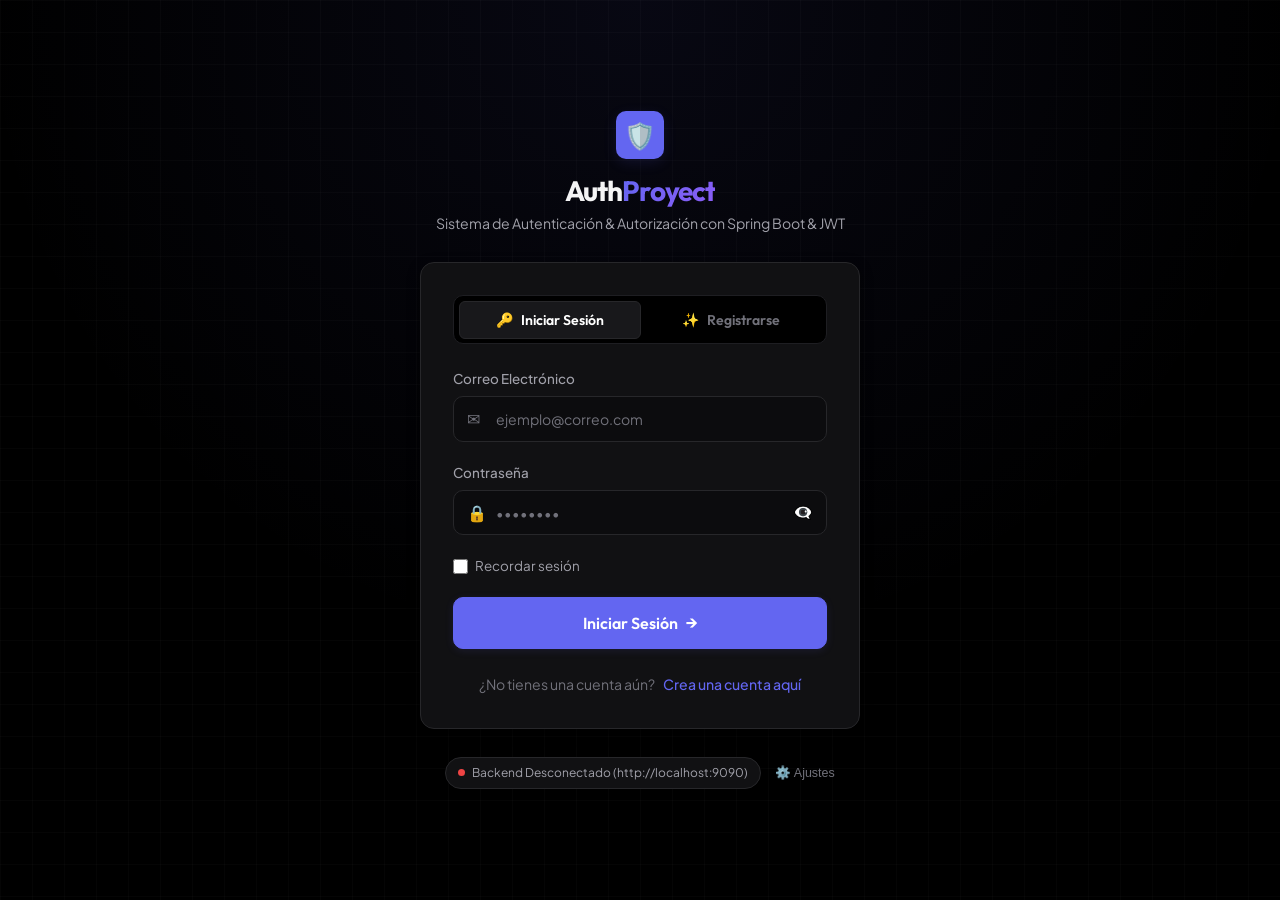
<file: frontend/index.html>
<!DOCTYPE html>
<html lang="es">
<head>
  <meta charset="UTF-8">
  <meta name="viewport" content="width=device-width, initial-scale=1.0">
  <title>Acceso Seguro | Sistema de Autenticación Spring Boot</title>
  <meta name="description" content="Portal de autenticación y registro de usuarios con JWT y control de acceso basado en roles.">
  
  <!-- Estilos -->
  <link rel="stylesheet" href="css/main.css">
  <link rel="stylesheet" href="css/auth.css">
</head>
<body>

  <!-- Minimalist Background Grid & Ambient -->
  <div class="bg-ambient"></div>
  <div class="bg-grid"></div>

  <main class="auth-wrapper">
    <div class="auth-container">
      
      <!-- Brand Header -->
      <header class="auth-brand">
        <div class="brand-icon-wrapper">
          <span style="font-size: 1.6rem;">🛡️</span>
        </div>
        <h1>Auth<span class="text-gradient">Proyect</span></h1>
        <p>Sistema de Autenticación & Autorización con Spring Boot & JWT</p>
      </header>

      <!-- Glass Auth Card -->
      <section class="glass-panel auth-card">
        
        <!-- Tab Selector -->
        <nav class="auth-tabs" aria-label="Selector de formulario">
          <button id="tab-login" class="tab-btn active" type="button">
            <span>🔑</span> Iniciar Sesión
          </button>
          <button id="tab-register" class="tab-btn" type="button">
            <span>✨</span> Registrarse
          </button>
        </nav>

        <!-- ========================================== -->
        <!-- FORMULARIO DE INICIO DE SESIÓN             -->
        <!-- ========================================== -->
        <div id="panel-login" class="form-panel active">
          <form id="form-login" novalidate>
            
            <!-- Email -->
            <div class="form-group">
              <label for="login-email" class="form-label">
                <span>Correo Electrónico</span>
              </label>
              <div class="input-wrapper">
                <input 
                  type="email" 
                  id="login-email" 
                  class="form-control" 
                  placeholder="ejemplo@correo.com" 
                  required 
                  autocomplete="username"
                >
                <span class="input-icon-left">✉</span>
              </div>
            </div>

            <!-- Contraseña -->
            <div class="form-group">
              <label for="login-password" class="form-label">
                <span>Contraseña</span>
              </label>
              <div class="input-wrapper">
                <input 
                  type="password" 
                  id="login-password" 
                  class="form-control" 
                  placeholder="••••••••" 
                  required 
                  autocomplete="current-password"
                >
                <span class="input-icon-left">🔒</span>
                <button type="button" class="input-icon-right toggle-password" data-target="login-password" title="Mostrar u ocultar contraseña">
                  👁️‍🗨️
                </button>
              </div>
            </div>

            <!-- Opciones extra -->
            <div class="auth-options">
              <label class="checkbox-label">
                <input type="checkbox" id="login-remember">
                <span>Recordar sesión</span>
              </label>
            </div>

            <!-- Botón Submit -->
            <button type="submit" id="btn-login-submit" class="btn btn-primary btn-block btn-lg">
              <span>Iniciar Sesión</span>
              <span style="font-size: 1.1rem;">→</span>
            </button>

            <!-- Switch to Register -->
            <div style="text-align: center; margin-top: 1.5rem; font-size: 0.88rem;">
              <span style="color: var(--text-muted);">¿No tienes una cuenta aún?</span>
              <a href="#" id="link-to-register" class="auth-link" style="margin-left: 0.35rem;">Crea una cuenta aquí</a>
            </div>

          </form>
        </div>

        <!-- ========================================== -->
        <!-- FORMULARIO DE REGISTRO DE USUARIO          -->
        <!-- ========================================== -->
        <div id="panel-register" class="form-panel">
          <form id="form-register" novalidate>
            
            <!-- Email -->
            <div class="form-group">
              <label for="reg-email" class="form-label">
                <span>Correo Electrónico</span>
              </label>
              <div class="input-wrapper">
                <input 
                  type="email" 
                  id="reg-email" 
                  class="form-control" 
                  placeholder="nuevo@correo.com" 
                  required 
                  maxlength="100"
                  autocomplete="email"
                >
                <span class="input-icon-left">✉</span>
              </div>
              <span class="form-hint">Recibirás un correo de bienvenida automático al registrarte.</span>
            </div>

            <!-- Selector de Rol -->
            <div class="form-group">
              <label class="form-label">
                <span>Selecciona tu Rol</span>
              </label>
              <div class="role-selector">
                
                <!-- Opción USER -->
                <div class="role-card selected" id="role-card-user">
                  <input type="radio" name="user_role" value="USER" id="role-user" checked>
                  <span class="role-card-icon">👤</span>
                  <span class="role-card-title">Usuario</span>
                  <span class="role-card-desc">Acceso Estándar</span>
                </div>

                <!-- Opción ADMINISTRADOR -->
                <div class="role-card" id="role-card-admin">
                  <input type="radio" name="user_role" value="ADMINISTRADOR" id="role-admin">
                  <span class="role-card-icon">⚡</span>
                  <span class="role-card-title">Administrador</span>
                  <span class="role-card-desc">Control Total</span>
                </div>

              </div>
            </div>

            <!-- Contraseña -->
            <div class="form-group">
              <label for="reg-password" class="form-label">
                <span>Contraseña</span>
                <span id="strength-label" style="font-size: 0.75rem; color: var(--text-muted);">Mínimo 8 caracteres</span>
              </label>
              <div class="input-wrapper">
                <input 
                  type="password" 
                  id="reg-password" 
                  class="form-control" 
                  placeholder="Mínimo 8 caracteres" 
                  required 
                  minlength="8" 
                  maxlength="100"
                  autocomplete="new-password"
                >
                <span class="input-icon-left">🔒</span>
                <button type="button" class="input-icon-right toggle-password" data-target="reg-password" title="Mostrar contraseña">
                  👁️‍🗨️
                </button>
              </div>

              <!-- Strength Meter -->
              <div class="strength-meter">
                <div class="strength-bars">
                  <div class="strength-bar"></div>
                  <div class="strength-bar"></div>
                  <div class="strength-bar"></div>
                </div>
              </div>
            </div>

            <!-- Confirmar Contraseña -->
            <div class="form-group">
              <label for="reg-confirm-password" class="form-label">
                <span>Confirmar Contraseña</span>
              </label>
              <div class="input-wrapper">
                <input 
                  type="password" 
                  id="reg-confirm-password" 
                  class="form-control" 
                  placeholder="Repite tu contraseña" 
                  required 
                  minlength="8" 
                  maxlength="100"
                  autocomplete="new-password"
                >
                <span class="input-icon-left">🔒</span>
                <button type="button" class="input-icon-right toggle-password" data-target="reg-confirm-password" title="Mostrar contraseña">
                  👁️‍🗨️
                </button>
              </div>
            </div>

            <!-- Botón Submit Registro -->
            <button type="submit" id="btn-register-submit" class="btn btn-primary btn-block btn-lg">
              <span>Crear Cuenta</span>
              <span style="font-size: 1.1rem;">✨</span>
            </button>

            <!-- Switch to Login -->
            <div style="text-align: center; margin-top: 1.5rem; font-size: 0.88rem;">
              <span style="color: var(--text-muted);">¿Ya tienes una cuenta?</span>
              <a href="#" id="link-to-login" class="auth-link" style="margin-left: 0.35rem;">Inicia sesión aquí</a>
            </div>

          </form>
        </div>

      </section>

      <!-- Footer: Estado del Backend y Configuración -->
      <footer class="auth-footer">
        <div class="api-status-badge">
          <span class="status-dot" id="api-status-dot" style="background: #10b981;"></span>
          <span id="api-status-text">Backend Conectado (http://localhost:9090)</span>
        </div>
        <button id="btn-open-config" class="config-btn" title="Configurar URL del Backend">
          ⚙️ Ajustes
        </button>
      </footer>

    </div>
  </main>

  <!-- Modal de Configuración de API -->
  <div id="modal-config" class="modal-backdrop hidden">
    <div class="glass-panel modal-content">
      <div class="modal-header">
        <h3>Configuración del Backend</h3>
        <button id="btn-close-config" class="modal-close">&times;</button>
      </div>
      <p style="margin-bottom: 1.25rem; font-size: 0.85rem;">
        Puedes cambiar la URL base a donde se envían las peticiones de autenticación si tu backend está corriendo en otro puerto o dominio.
      </p>
      <div class="form-group">
        <label for="config-api-url" class="form-label">URL Base de la API</label>
        <input type="text" id="config-api-url" class="form-control no-icon" value="http://localhost:9090">
      </div>
      <div style="display: flex; gap: 0.75rem; justify-content: flex-end; margin-top: 1.5rem;">
        <button type="button" id="btn-reset-config" class="btn btn-secondary btn-sm">Restablecer (9090)</button>
        <button type="button" id="btn-save-config" class="btn btn-primary btn-sm">Guardar Cambios</button>
      </div>
    </div>
  </div>

  <!-- Scripts -->
  <script src="js/config.js"></script>
  <script src="js/toast.js"></script>
  <script src="js/api.js"></script>
  <script src="js/auth.js"></script>
</body>
</html>
</file>
<file: frontend/css/main.css>
/* ==========================================================================
   MAIN DESIGN SYSTEM & TOKENS (Minimalist Dark Theme + Vibrant Accent)
   ========================================================================== */

@import url('https://fonts.googleapis.com/css2?family=Outfit:wght@400;500;600;700;800&family=Plus+Jakarta+Sans:wght@400;500;600;700&family=JetBrains+Mono:wght@400;500;600&display=swap');

:root {
  /* Core Base Colors (Deep True Black & Charcoal) */
  --bg-primary: #000000;
  --bg-secondary: #09090b;
  --bg-surface: #111113;
  --bg-surface-hover: #18181b;
  --bg-surface-active: #222226;
  --bg-input: #0c0c0e;

  /* Clean Minimal Borders */
  --border: #27272a;
  --border-subtle: #1e1e22;
  --border-hover: #3f3f46;
  --border-focus: #6366f1;

  /* Primary Colorful Highlight (Vibrant Electric Indigo / Violet) */
  --primary: #6366f1;
  --primary-hover: #4f46e5;
  --primary-light: rgba(99, 102, 241, 0.12);
  --primary-glow: rgba(99, 102, 241, 0.25);

  /* Colorful Accent Palette for Roles & States */
  --accent-cyan: #06b6d4;
  --accent-violet: #8b5cf6;
  --accent-rose: #f43f5e;
  --accent-emerald: #10b981;
  --accent-amber: #f59e0b;

  /* Gradient Accents (Clean & Subtle) */
  --gradient-primary: linear-gradient(135deg, #6366f1 0%, #8b5cf6 100%);
  --gradient-admin: linear-gradient(135deg, #f59e0b 0%, #d97706 100%);
  --gradient-user: linear-gradient(135deg, #10b981 0%, #06b6d4 100%);

  /* High-Contrast Minimalist Typography */
  --text-primary: #f4f4f5;
  --text-secondary: #a1a1aa;
  --text-muted: #71717a;
  --text-inverse: #000000;

  /* Status Colors */
  --success: #10b981;
  --success-bg: rgba(16, 185, 129, 0.1);
  --error: #ef4444;
  --error-bg: rgba(239, 68, 68, 0.1);
  --warning: #f59e0b;
  --warning-bg: rgba(245, 158, 11, 0.1);
  --info: #3b82f6;
  --info-bg: rgba(59, 130, 246, 0.1);

  /* Radii */
  --radius-sm: 6px;
  --radius-md: 10px;
  --radius-lg: 14px;
  --radius-xl: 18px;
  --radius-full: 9999px;

  /* Shadows (Subtle, Deep & Crisp) */
  --shadow-sm: 0 1px 2px rgba(0, 0, 0, 0.4);
  --shadow-md: 0 4px 12px rgba(0, 0, 0, 0.5);
  --shadow-lg: 0 12px 32px rgba(0, 0, 0, 0.7);
  --shadow-glow: 0 0 20px -2px rgba(99, 102, 241, 0.3);

  /* Typography */
  --font-heading: 'Outfit', -apple-system, BlinkMacSystemFont, 'Segoe UI', Roboto, sans-serif;
  --font-body: 'Plus Jakarta Sans', -apple-system, BlinkMacSystemFont, 'Segoe UI', Roboto, sans-serif;
  --font-mono: 'JetBrains Mono', monospace;

  /* Transitions */
  --transition-fast: 0.15s ease;
  --transition-normal: 0.25s ease;
}

/* ==========================================================================
   RESET & BASE STYLES
   ========================================================================== */

*, *::before, *::after {
  box-sizing: border-box;
  margin: 0;
  padding: 0;
}

html {
  font-size: 16px;
  scroll-behavior: smooth;
  height: 100%;
}

body {
  font-family: var(--font-body);
  background-color: var(--bg-primary);
  color: var(--text-primary);
  min-height: 100vh;
  line-height: 1.6;
  overflow-x: hidden;
  position: relative;
  -webkit-font-smoothing: antialiased;
  -moz-osx-font-smoothing: grayscale;
}

/* Minimalist Background Grid & Spotlight */
.bg-ambient {
  position: fixed;
  inset: 0;
  background: radial-gradient(circle at 50% 0%, rgba(99, 102, 241, 0.08) 0%, transparent 60%);
  pointer-events: none;
  z-index: 0;
}

.bg-grid {
  position: fixed;
  inset: 0;
  background-image: 
    linear-gradient(to right, rgba(255, 255, 255, 0.02) 1px, transparent 1px),
    linear-gradient(to bottom, rgba(255, 255, 255, 0.02) 1px, transparent 1px);
  background-size: 32px 32px;
  z-index: 0;
  pointer-events: none;
}

/* ==========================================================================
   TYPOGRAPHY
   ========================================================================== */

h1, h2, h3, h4, h5, h6 {
  font-family: var(--font-heading);
  font-weight: 700;
  color: var(--text-primary);
  line-height: 1.25;
  letter-spacing: -0.025em;
}

h1 { font-size: 2rem; }
h2 { font-size: 1.5rem; }
h3 { font-size: 1.25rem; }
h4 { font-size: 1.05rem; }

p {
  color: var(--text-secondary);
  font-size: 0.925rem;
}

.text-gradient {
  background: var(--gradient-primary);
  -webkit-background-clip: text;
  -webkit-text-fill-color: transparent;
  display: inline-block;
}

.text-gradient-admin {
  background: var(--gradient-admin);
  -webkit-background-clip: text;
  -webkit-text-fill-color: transparent;
  display: inline-block;
}

.text-gradient-user {
  background: var(--gradient-user);
  -webkit-background-clip: text;
  -webkit-text-fill-color: transparent;
  display: inline-block;
}

.text-mono {
  font-family: var(--font-mono);
}

/* ==========================================================================
   COMPONENTS: BUTTONS
   ========================================================================== */

.btn {
  display: inline-flex;
  align-items: center;
  justify-content: center;
  gap: 0.5rem;
  padding: 0.7rem 1.4rem;
  border-radius: var(--radius-md);
  font-family: var(--font-heading);
  font-size: 0.92rem;
  font-weight: 600;
  text-decoration: none;
  cursor: pointer;
  border: 1px solid transparent;
  transition: all var(--transition-fast);
  position: relative;
  user-select: none;
}

.btn:disabled {
  opacity: 0.5;
  cursor: not-allowed;
  pointer-events: none;
}

.btn-primary {
  background: var(--primary);
  color: #ffffff;
  border-color: var(--primary);
  box-shadow: 0 2px 8px var(--primary-light);
}

.btn-primary:hover {
  background: var(--primary-hover);
  border-color: var(--primary-hover);
  transform: translateY(-1px);
  box-shadow: 0 4px 14px var(--primary-glow);
}

.btn-primary:active {
  transform: translateY(0);
}

.btn-secondary {
  background: var(--bg-surface);
  color: var(--text-primary);
  border-color: var(--border);
}

.btn-secondary:hover {
  background: var(--bg-surface-hover);
  border-color: var(--border-hover);
  color: #ffffff;
}

.btn-danger {
  background: rgba(239, 68, 68, 0.1);
  color: #f87171;
  border-color: rgba(239, 68, 68, 0.25);
}

.btn-danger:hover {
  background: #ef4444;
  color: #ffffff;
  border-color: #ef4444;
  box-shadow: 0 2px 10px rgba(239, 68, 68, 0.3);
}

.btn-sm {
  padding: 0.4rem 0.8rem;
  font-size: 0.82rem;
  border-radius: var(--radius-sm);
}

.btn-lg {
  padding: 0.85rem 1.75rem;
  font-size: 1rem;
  border-radius: var(--radius-md);
}

.btn-block {
  width: 100%;
}

.btn-spinner {
  display: inline-block;
  width: 16px;
  height: 16px;
  border: 2px solid rgba(255, 255, 255, 0.25);
  border-radius: 50%;
  border-top-color: #ffffff;
  animation: spin 0.6s linear infinite;
}

@keyframes spin {
  to { transform: rotate(360deg); }
}

/* ==========================================================================
   COMPONENTS: INPUTS & FORMS
   ========================================================================== */

.form-group {
  margin-bottom: 1.25rem;
  position: relative;
  text-align: left;
}

.form-label {
  display: flex;
  justify-content: space-between;
  align-items: center;
  font-size: 0.84rem;
  font-weight: 500;
  color: var(--text-secondary);
  margin-bottom: 0.4rem;
}

.input-wrapper {
  position: relative;
  display: flex;
  align-items: center;
}

.input-icon-left {
  position: absolute;
  left: 0.9rem;
  color: var(--text-muted);
  pointer-events: none;
  display: flex;
  align-items: center;
  font-size: 1rem;
  transition: color var(--transition-fast);
}

.input-icon-right {
  position: absolute;
  right: 0.9rem;
  color: var(--text-muted);
  cursor: pointer;
  display: flex;
  align-items: center;
  font-size: 1rem;
  background: none;
  border: none;
  padding: 0;
  transition: color var(--transition-fast);
}

.input-icon-right:hover {
  color: var(--text-primary);
}

.form-control {
  width: 100%;
  padding: 0.8rem 1rem 0.8rem 2.6rem;
  background: var(--bg-input);
  border: 1px solid var(--border);
  border-radius: var(--radius-md);
  color: var(--text-primary);
  font-family: var(--font-body);
  font-size: 0.92rem;
  outline: none;
  transition: border-color var(--transition-fast), box-shadow var(--transition-fast);
}

.form-control.no-icon {
  padding-left: 0.9rem;
}

.form-control:focus {
  border-color: var(--primary);
  box-shadow: 0 0 0 2px var(--primary-light);
  background: #0f0f12;
}

.form-control:focus ~ .input-icon-left {
  color: var(--primary);
}

.form-control::placeholder {
  color: var(--text-muted);
  font-size: 0.88rem;
}

.form-control.is-invalid {
  border-color: var(--error);
  box-shadow: 0 0 0 2px var(--error-bg);
}

.form-control.is-valid {
  border-color: var(--success);
}

.form-hint {
  font-size: 0.76rem;
  color: var(--text-muted);
  margin-top: 0.35rem;
}

.form-error {
  font-size: 0.76rem;
  color: var(--error);
  margin-top: 0.35rem;
  display: flex;
  align-items: center;
  gap: 0.3rem;
}

/* ==========================================================================
   COMPONENTS: PANELS & BADGES
   ========================================================================== */

.glass-panel {
  background: var(--bg-surface);
  border: 1px solid var(--border);
  border-radius: var(--radius-lg);
  box-shadow: var(--shadow-md);
  position: relative;
  z-index: 1;
}

.badge {
  display: inline-flex;
  align-items: center;
  gap: 0.35rem;
  padding: 0.2rem 0.65rem;
  border-radius: var(--radius-full);
  font-size: 0.75rem;
  font-weight: 600;
  letter-spacing: 0.02em;
  text-transform: uppercase;
}

.badge-admin {
  background: rgba(245, 158, 11, 0.12);
  color: #fbbf24;
  border: 1px solid rgba(245, 158, 11, 0.25);
}

.badge-user {
  background: rgba(16, 185, 129, 0.12);
  color: #34d399;
  border: 1px solid rgba(16, 185, 129, 0.25);
}

.badge-live {
  background: rgba(16, 185, 129, 0.1);
  color: #34d399;
  border: 1px solid rgba(16, 185, 129, 0.2);
  font-size: 0.7rem;
}

.status-dot {
  width: 7px;
  height: 7px;
  border-radius: 50%;
  background: currentColor;
  display: inline-block;
}

/* ==========================================================================
   ANIMATIONS & UTILITIES
   ========================================================================== */

.fade-in {
  animation: fadeIn 0.3s ease forwards;
}

@keyframes fadeIn {
  from { opacity: 0; transform: translateY(6px); }
  to { opacity: 1; transform: translateY(0); }
}

.hidden {
  display: none !important;
}
</file>
<file: frontend/css/auth.css>
/* ==========================================================================
   AUTH PAGE STYLES (Minimalist Login & Register Form)
   ========================================================================== */

.auth-wrapper {
  min-height: 100vh;
  display: flex;
  flex-direction: column;
  align-items: center;
  justify-content: center;
  padding: 2rem 1.5rem;
  position: relative;
  z-index: 10;
}

.auth-container {
  width: 100%;
  max-width: 440px;
  margin: 0 auto;
}

/* Brand Header */
.auth-brand {
  text-align: center;
  margin-bottom: 1.75rem;
}

.brand-icon-wrapper {
  width: 48px;
  height: 48px;
  margin: 0 auto 0.85rem;
  background: var(--primary);
  border-radius: var(--radius-md);
  display: flex;
  align-items: center;
  justify-content: center;
  box-shadow: 0 4px 14px var(--primary-light);
  font-size: 1.5rem;
  color: #ffffff;
}

.auth-brand h1 {
  font-size: 1.75rem;
  font-weight: 700;
  margin-bottom: 0.25rem;
  letter-spacing: -0.03em;
}

.auth-brand p {
  font-size: 0.88rem;
  color: var(--text-secondary);
}

/* Auth Card */
.auth-card {
  padding: 2rem;
  background: var(--bg-surface);
  border: 1px solid var(--border);
  border-radius: var(--radius-lg);
  position: relative;
}

/* Tab Switcher (Segmented Control) */
.auth-tabs {
  display: flex;
  background: var(--bg-primary);
  border-radius: var(--radius-md);
  padding: 0.3rem;
  margin-bottom: 1.5rem;
  border: 1px solid var(--border-subtle);
  position: relative;
}

.tab-btn {
  flex: 1;
  background: transparent;
  border: none;
  color: var(--text-muted);
  font-family: var(--font-heading);
  font-weight: 600;
  font-size: 0.88rem;
  padding: 0.55rem 0.85rem;
  border-radius: var(--radius-sm);
  cursor: pointer;
  transition: all var(--transition-fast);
  display: flex;
  align-items: center;
  justify-content: center;
  gap: 0.4rem;
}

.tab-btn:hover {
  color: var(--text-primary);
}

.tab-btn.active {
  color: #ffffff;
  background: var(--bg-surface-hover);
  border: 1px solid var(--border);
  box-shadow: var(--shadow-sm);
}

/* Form Sections */
.form-panel {
  display: none;
}

.form-panel.active {
  display: block;
  animation: panelFade 0.2s ease forwards;
}

@keyframes panelFade {
  from { opacity: 0; transform: translateY(4px); }
  to { opacity: 1; transform: translateY(0); }
}

/* Role Selector Buttons */
.role-selector {
  display: grid;
  grid-template-columns: 1fr 1fr;
  gap: 0.65rem;
  margin-bottom: 1.25rem;
}

.role-card {
  border: 1px solid var(--border);
  background: var(--bg-input);
  border-radius: var(--radius-md);
  padding: 0.75rem 0.65rem;
  cursor: pointer;
  text-align: center;
  transition: all var(--transition-fast);
  position: relative;
}

.role-card input[type="radio"] {
  position: absolute;
  opacity: 0;
  pointer-events: none;
}

.role-card:hover {
  border-color: var(--border-hover);
  background: var(--bg-surface-hover);
}

.role-card.selected {
  border-color: var(--primary);
  background: var(--primary-light);
}

.role-card.selected.admin {
  border-color: var(--accent-amber);
  background: rgba(245, 158, 11, 0.1);
}

.role-card-icon {
  font-size: 1.25rem;
  margin-bottom: 0.2rem;
  display: inline-block;
}

.role-card-title {
  font-size: 0.84rem;
  font-weight: 700;
  color: var(--text-primary);
  display: block;
}

.role-card-desc {
  font-size: 0.7rem;
  color: var(--text-muted);
  display: block;
  margin-top: 0.1rem;
}

/* Password Strength Meter */
.strength-meter {
  margin-top: 0.4rem;
  margin-bottom: 0.5rem;
}

.strength-bars {
  display: flex;
  gap: 4px;
  height: 3px;
  margin-bottom: 0.35rem;
}

.strength-bar {
  flex: 1;
  height: 100%;
  background: var(--border);
  border-radius: var(--radius-full);
  transition: background-color var(--transition-fast);
}

.strength-bar.weak { background-color: var(--error); }
.strength-bar.medium { background-color: var(--warning); }
.strength-bar.strong { background-color: var(--success); }

.strength-text {
  font-size: 0.72rem;
  font-weight: 500;
  display: flex;
  justify-content: space-between;
  color: var(--text-muted);
}

/* Auth Options & Links */
.auth-options {
  display: flex;
  align-items: center;
  justify-content: space-between;
  margin-bottom: 1.25rem;
  font-size: 0.84rem;
}

.checkbox-label {
  display: flex;
  align-items: center;
  gap: 0.45rem;
  color: var(--text-secondary);
  cursor: pointer;
  user-select: none;
}

.checkbox-label input {
  accent-color: var(--primary);
  width: 15px;
  height: 15px;
  border-radius: 3px;
  cursor: pointer;
}

.auth-link {
  color: var(--primary);
  text-decoration: none;
  font-weight: 500;
  transition: color var(--transition-fast);
}

.auth-link:hover {
  color: #818cf8;
  text-decoration: underline;
}

/* Backend Status Footer */
.auth-footer {
  margin-top: 1.75rem;
  text-align: center;
  display: flex;
  align-items: center;
  justify-content: center;
  gap: 0.85rem;
}

.api-status-badge {
  display: inline-flex;
  align-items: center;
  gap: 0.45rem;
  background: var(--bg-surface);
  border: 1px solid var(--border);
  padding: 0.35rem 0.75rem;
  border-radius: var(--radius-full);
  font-size: 0.75rem;
  color: var(--text-secondary);
}

.config-btn {
  background: transparent;
  border: none;
  color: var(--text-muted);
  font-size: 0.78rem;
  cursor: pointer;
  display: inline-flex;
  align-items: center;
  gap: 0.3rem;
  transition: color var(--transition-fast);
}

.config-btn:hover {
  color: var(--text-primary);
}

/* Config Modal */
.modal-backdrop {
  position: fixed;
  inset: 0;
  background: rgba(0, 0, 0, 0.8);
  display: flex;
  align-items: center;
  justify-content: center;
  z-index: 1000;
  padding: 1.5rem;
}

.modal-content {
  width: 100%;
  max-width: 420px;
  background: var(--bg-surface);
  border: 1px solid var(--border);
  border-radius: var(--radius-lg);
  padding: 1.75rem;
  box-shadow: var(--shadow-lg);
}

.modal-header {
  display: flex;
  align-items: center;
  justify-content: space-between;
  margin-bottom: 1.25rem;
}

.modal-close {
  background: none;
  border: none;
  color: var(--text-muted);
  font-size: 1.25rem;
  cursor: pointer;
  line-height: 1;
}

.modal-close:hover {
  color: var(--text-primary);
}
</file>
<file: frontend/css/dashboard.css>
/* ==========================================================================
   DASHBOARD STYLES (Minimalist Admin & User Dashboards)
   ========================================================================== */

.dashboard-layout {
  min-height: 100vh;
  display: flex;
  flex-direction: column;
  position: relative;
  z-index: 10;
  background: var(--bg-primary);
}

/* Header / Navigation */
.dash-header {
  position: sticky;
  top: 0;
  z-index: 100;
  background: rgba(0, 0, 0, 0.9);
  backdrop-filter: blur(12px);
  -webkit-backdrop-filter: blur(12px);
  border-bottom: 1px solid var(--border);
  padding: 0.75rem 1.5rem;
}

.dash-nav {
  max-width: 1200px;
  margin: 0 auto;
  display: flex;
  align-items: center;
  justify-content: space-between;
  gap: 1rem;
}

.nav-brand {
  display: flex;
  align-items: center;
  gap: 0.65rem;
  text-decoration: none;
  color: var(--text-primary);
}

.nav-brand-icon {
  width: 34px;
  height: 34px;
  background: var(--primary);
  border-radius: var(--radius-sm);
  display: flex;
  align-items: center;
  justify-content: center;
  font-size: 1.1rem;
  color: #ffffff;
}

.nav-brand-title {
  font-family: var(--font-heading);
  font-weight: 700;
  font-size: 1.05rem;
  letter-spacing: -0.02em;
}

.nav-actions {
  display: flex;
  align-items: center;
  gap: 0.85rem;
}

.user-profile-badge {
  display: flex;
  align-items: center;
  gap: 0.65rem;
  background: var(--bg-surface);
  border: 1px solid var(--border);
  padding: 0.3rem 0.75rem;
  border-radius: var(--radius-full);
}

.user-avatar {
  width: 26px;
  height: 26px;
  border-radius: 50%;
  background: var(--primary);
  display: flex;
  align-items: center;
  justify-content: center;
  font-size: 0.78rem;
  font-weight: 700;
  color: #ffffff;
}

.user-info-text {
  display: flex;
  flex-direction: column;
  line-height: 1.15;
}

.user-email-display {
  font-size: 0.82rem;
  font-weight: 600;
  color: var(--text-primary);
  max-width: 160px;
  overflow: hidden;
  text-overflow: ellipsis;
  white-space: nowrap;
}

/* Main Dashboard Body */
.dash-main {
  flex: 1;
  max-width: 1200px;
  width: 100%;
  margin: 0 auto;
  padding: 1.75rem 1.5rem 3.5rem;
}

/* Welcome Banner */
.welcome-banner {
  padding: 1.75rem 2rem;
  margin-bottom: 1.75rem;
  display: flex;
  align-items: center;
  justify-content: space-between;
  flex-wrap: wrap;
  gap: 1.25rem;
  background: var(--bg-surface);
  border: 1px solid var(--border);
  border-left: 4px solid var(--primary);
}

.welcome-banner.admin-banner {
  border-left-color: var(--accent-amber);
}

.welcome-banner.user-banner {
  border-left-color: var(--accent-emerald);
}

.welcome-text h1 {
  font-size: 1.75rem;
  margin-bottom: 0.25rem;
}

.welcome-text p {
  color: var(--text-secondary);
  font-size: 0.92rem;
}

.banner-meta {
  display: flex;
  align-items: center;
  gap: 0.75rem;
}

/* Dashboard Grid Layout */
.dash-grid {
  display: grid;
  grid-template-columns: repeat(12, 1fr);
  gap: 1.25rem;
  margin-bottom: 1.5rem;
}

.col-12 { grid-column: span 12; }
.col-8 { grid-column: span 8; }
.col-6 { grid-column: span 6; }
.col-4 { grid-column: span 4; }

@media (max-width: 992px) {
  .col-8, .col-6, .col-4 { grid-column: span 12; }
}

/* Stat Cards */
.stat-card {
  padding: 1.25rem 1.5rem;
  display: flex;
  align-items: center;
  gap: 1rem;
  background: var(--bg-surface);
  border: 1px solid var(--border);
  transition: border-color var(--transition-fast);
}

.stat-card:hover {
  border-color: var(--border-hover);
}

.stat-icon {
  width: 44px;
  height: 44px;
  border-radius: var(--radius-md);
  display: flex;
  align-items: center;
  justify-content: center;
  font-size: 1.35rem;
  flex-shrink: 0;
}

.stat-icon.indigo {
  background: rgba(99, 102, 241, 0.12);
  color: #818cf8;
  border: 1px solid rgba(99, 102, 241, 0.25);
}

.stat-icon.amber {
  background: rgba(245, 158, 11, 0.12);
  color: #fbbf24;
  border: 1px solid rgba(245, 158, 11, 0.25);
}

.stat-icon.emerald {
  background: rgba(16, 185, 129, 0.12);
  color: #34d399;
  border: 1px solid rgba(16, 185, 129, 0.25);
}

.stat-icon.cyan {
  background: rgba(6, 182, 212, 0.12);
  color: #22d3ee;
  border: 1px solid rgba(6, 182, 212, 0.25);
}

.stat-info {
  display: flex;
  flex-direction: column;
}

.stat-label {
  font-size: 0.76rem;
  color: var(--text-muted);
  font-weight: 500;
  text-transform: uppercase;
  letter-spacing: 0.04em;
}

.stat-value {
  font-family: var(--font-heading);
  font-size: 1.25rem;
  font-weight: 700;
  color: var(--text-primary);
  margin-top: 0.15rem;
}

/* Card Containers */
.dash-card {
  padding: 1.5rem;
  display: flex;
  flex-direction: column;
  background: var(--bg-surface);
  border: 1px solid var(--border);
}

.dash-card-header {
  display: flex;
  align-items: center;
  justify-content: space-between;
  margin-bottom: 1.25rem;
  padding-bottom: 0.75rem;
  border-bottom: 1px solid var(--border-subtle);
}

.dash-card-title {
  display: flex;
  align-items: center;
  gap: 0.5rem;
  font-size: 1.05rem;
  font-weight: 700;
}

/* Token Inspector Details */
.token-property-grid {
  display: grid;
  grid-template-columns: 1fr 1fr;
  gap: 0.85rem;
  margin-bottom: 1.25rem;
}

@media (max-width: 600px) {
  .token-property-grid { grid-template-columns: 1fr; }
}

.property-box {
  background: var(--bg-input);
  border: 1px solid var(--border-subtle);
  border-radius: var(--radius-md);
  padding: 0.75rem 0.9rem;
}

.property-box .label {
  font-size: 0.72rem;
  color: var(--text-muted);
  display: block;
  margin-bottom: 0.2rem;
  text-transform: uppercase;
  letter-spacing: 0.03em;
}

.property-box .value {
  font-size: 0.9rem;
  font-weight: 600;
  color: var(--text-primary);
  word-break: break-all;
}

/* Live Session Timer Progress */
.session-timer-box {
  background: var(--bg-input);
  border: 1px solid var(--border-subtle);
  border-radius: var(--radius-md);
  padding: 0.9rem 1rem;
  margin-bottom: 1.25rem;
}

.session-timer-header {
  display: flex;
  justify-content: space-between;
  align-items: center;
  margin-bottom: 0.45rem;
  font-size: 0.82rem;
}

.session-progress-bar {
  height: 4px;
  background: var(--border);
  border-radius: var(--radius-full);
  overflow: hidden;
}

.session-progress-fill {
  height: 100%;
  background: var(--primary);
  width: 100%;
  transition: width 1s linear;
}

/* Code & Raw Token Viewers */
.code-block-wrapper {
  position: relative;
  margin-top: 0.65rem;
}

.code-block {
  background: #050505;
  border: 1px solid var(--border);
  border-radius: var(--radius-md);
  padding: 0.85rem 1rem;
  font-family: var(--font-mono);
  font-size: 0.8rem;
  color: #a5b4fc;
  overflow-x: auto;
  max-height: 150px;
  white-space: pre-wrap;
  word-break: break-all;
  line-height: 1.5;
}

.code-block.json {
  color: #34d399;
}

.copy-btn {
  position: absolute;
  top: 0.45rem;
  right: 0.45rem;
  background: var(--bg-surface);
  border: 1px solid var(--border);
  color: var(--text-secondary);
  border-radius: var(--radius-sm);
  padding: 0.2rem 0.55rem;
  font-size: 0.72rem;
  cursor: pointer;
  transition: all var(--transition-fast);
}

.copy-btn:hover {
  background: var(--bg-surface-hover);
  color: #ffffff;
  border-color: var(--border-hover);
}

/* API Tester Sandbox */
.api-tester-response {
  margin-top: 1rem;
  background: #050505;
  border: 1px solid var(--border);
  border-radius: var(--radius-md);
  padding: 0.85rem 1rem;
}

.api-tester-header {
  display: flex;
  align-items: center;
  justify-content: space-between;
  margin-bottom: 0.45rem;
  font-size: 0.78rem;
}

.status-tag {
  padding: 0.15rem 0.45rem;
  border-radius: var(--radius-sm);
  font-weight: 700;
  font-size: 0.72rem;
  font-family: var(--font-mono);
}

.status-tag.ok {
  background: rgba(16, 185, 129, 0.15);
  color: #34d399;
  border: 1px solid rgba(16, 185, 129, 0.3);
}

.status-tag.err {
  background: rgba(239, 68, 68, 0.15);
  color: #f87171;
  border: 1px solid rgba(239, 68, 68, 0.3);
}

/* Tables */
.data-table-wrapper {
  overflow-x: auto;
  border: 1px solid var(--border);
  border-radius: var(--radius-md);
  background: var(--bg-surface);
}

.data-table {
  width: 100%;
  border-collapse: collapse;
  text-align: left;
  font-size: 0.85rem;
}

.data-table th {
  background: var(--bg-input);
  padding: 0.75rem 0.9rem;
  font-weight: 600;
  color: var(--text-secondary);
  border-bottom: 1px solid var(--border);
}

.data-table td {
  padding: 0.75rem 0.9rem;
  border-bottom: 1px solid var(--border-subtle);
  color: var(--text-primary);
}

.data-table tr:last-child td {
  border-bottom: none;
}

.data-table tr:hover td {
  background: rgba(255, 255, 255, 0.02);
}

/* Security Checklist */
.checklist-item {
  display: flex;
  align-items: flex-start;
  gap: 0.75rem;
  padding: 0.65rem 0;
  border-bottom: 1px solid var(--border-subtle);
}

.checklist-item:last-child {
  border-bottom: none;
}

.check-icon {
  width: 20px;
  height: 20px;
  border-radius: 50%;
  background: rgba(16, 185, 129, 0.12);
  color: #34d399;
  display: flex;
  align-items: center;
  justify-content: center;
  font-size: 0.75rem;
  flex-shrink: 0;
  margin-top: 0.15rem;
}
</file>
